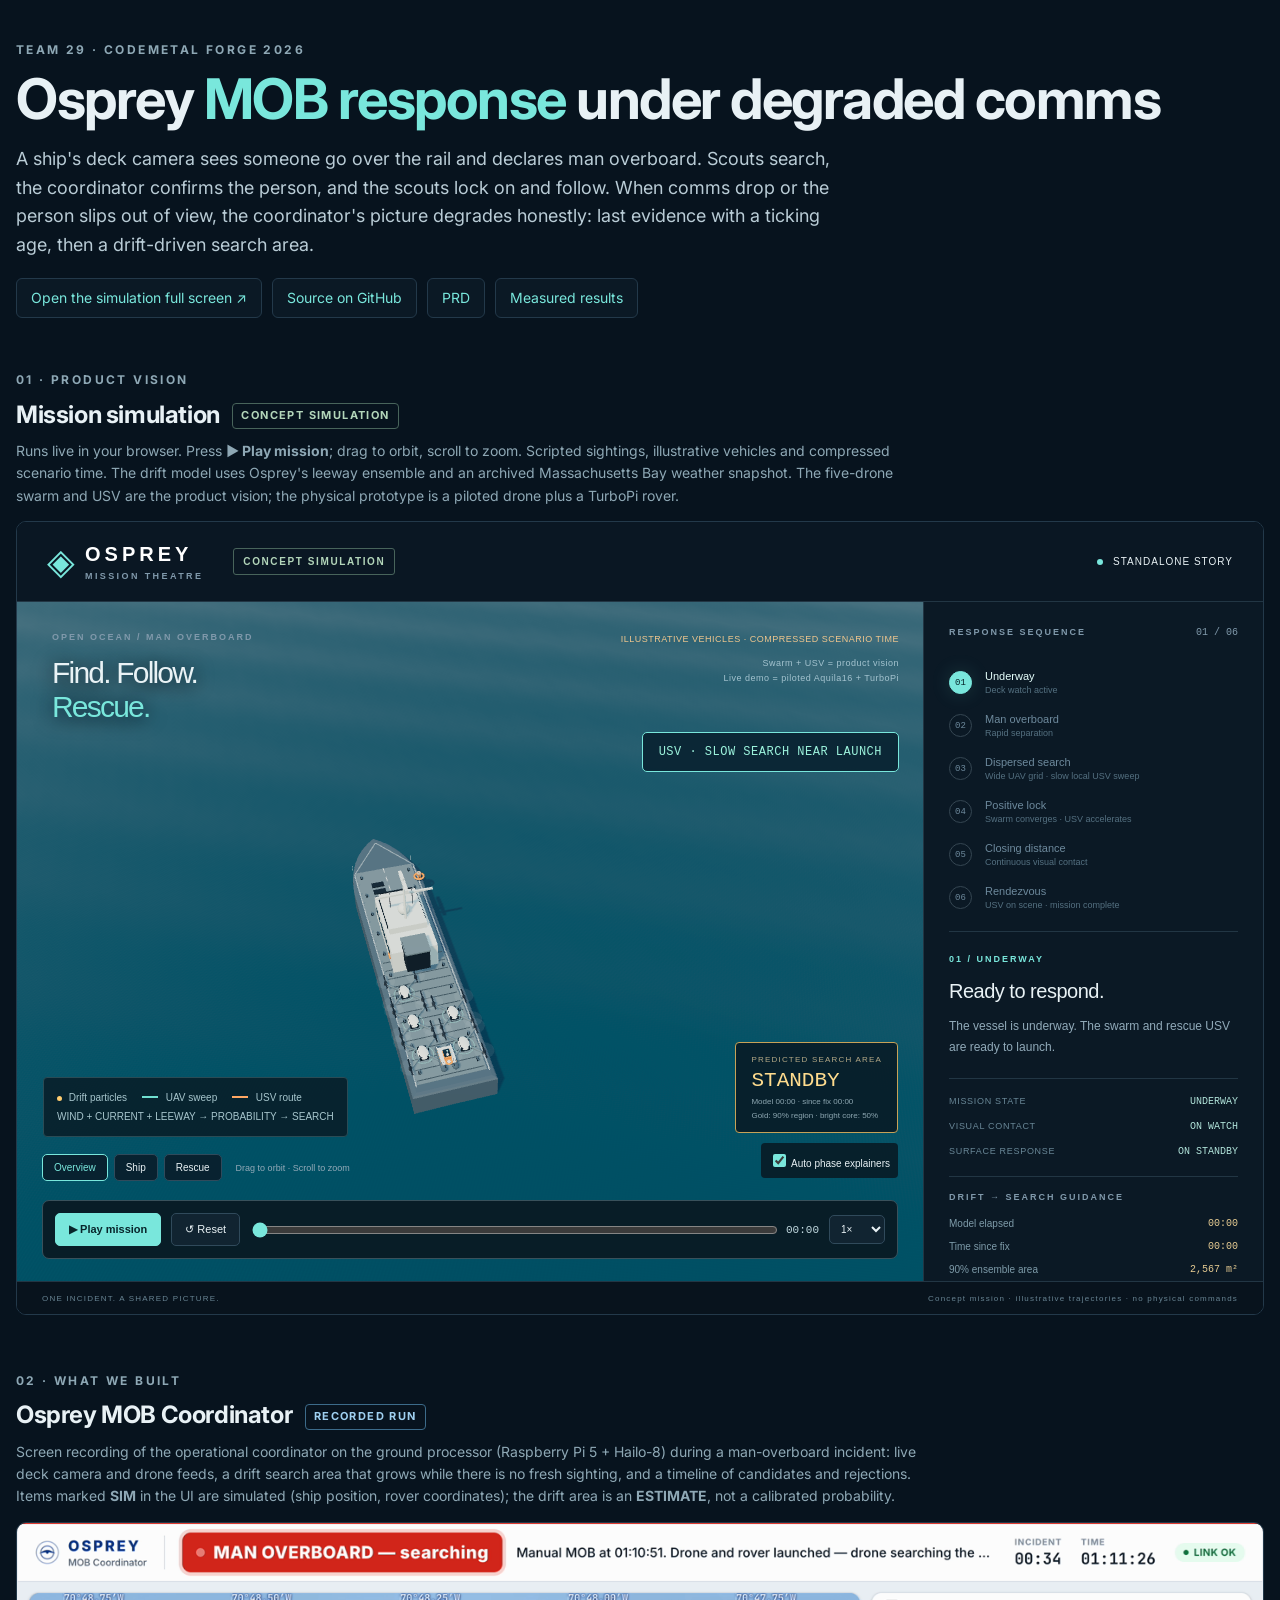
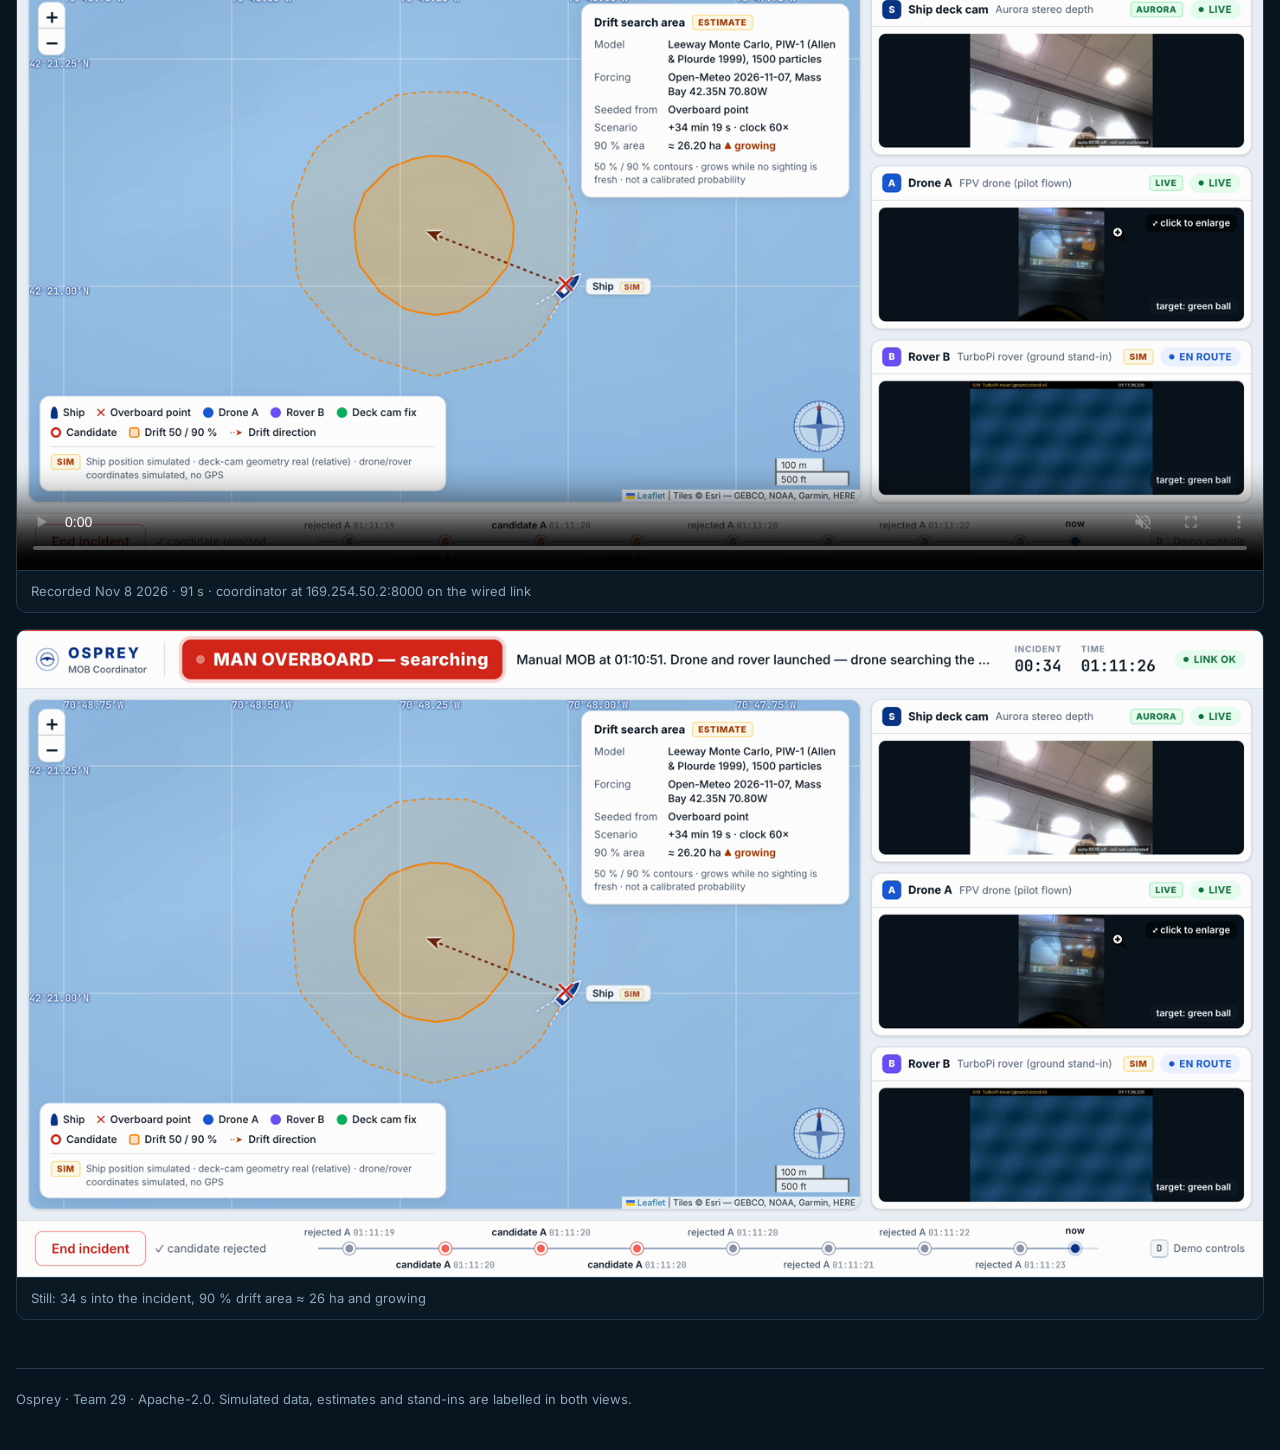
<file: index.html>
<!doctype html>
<html lang="en">
<head>
<meta charset="utf-8">
<meta name="viewport" content="width=device-width, initial-scale=1">
<title>Osprey · Team 29</title>
<meta name="description" content="Osprey: man-overboard response under degraded comms. Team 29, CodeMetal Forge 2026.">
<link rel="preconnect" href="https://fonts.googleapis.com">
<link rel="preconnect" href="https://fonts.gstatic.com" crossorigin>
<link rel="stylesheet" href="https://fonts.googleapis.com/css2?family=Inter:wght@400;500;600;700;800&display=swap">
<style>
  :root {
    --bg: #07131e; --panel: #0b1925; --border: #23394a; --text: #e8f1f5;
    --muted: #8ea8b5; --cyan: #79e7dc; --amber: #f2cf87;
  }
  * { box-sizing: border-box; }
  body { margin: 0; background: var(--bg); color: var(--text); font: 16px/1.6 Inter, system-ui, sans-serif; }
  a { color: var(--cyan); }
  .wrap { max-width: 1440px; margin: 0 auto; padding: 0 16px; }
  header.top { padding: 40px 0 24px; }
  .eyebrow { font-size: 12px; letter-spacing: 2.4px; font-weight: 700; color: var(--muted); text-transform: uppercase; }
  h1 { font-size: clamp(32px, 5vw, 56px); line-height: 1.1; letter-spacing: -1.5px; margin: 10px 0 14px; font-weight: 700; }
  h1 span { color: var(--cyan); }
  .lede { max-width: 820px; color: #b9ccd6; font-size: 18px; margin: 0; }
  section { padding: 28px 0; }
  h2 { font-size: 24px; margin: 6px 0 6px; letter-spacing: -.4px; }
  .note { color: var(--muted); font-size: 14px; margin: 0 0 14px; max-width: 900px; }
  .tag { display: inline-block; font-size: 11px; font-weight: 700; letter-spacing: 1.4px; padding: 3px 8px; border-radius: 4px; border: 1px solid #48645b; color: #b3d6ba; vertical-align: middle; margin-left: 8px; }
  .tag.live { border-color: #3c6b8a; color: #9fd0f0; }
  .frame { border: 1px solid var(--border); border-radius: 10px; overflow: hidden; background: var(--panel); }
  .sim iframe { display: block; width: 100%; height: min(860px, 88vh); min-height: 620px; border: 0; }
  .ui video, .ui img { display: block; width: 100%; height: auto; }
  .grid { display: grid; grid-template-columns: 1fr 1fr; gap: 16px; }
  .cap { font-size: 13px; color: var(--muted); padding: 10px 14px; border-top: 1px solid var(--border); }
  .links { display: flex; flex-wrap: wrap; gap: 10px; margin-top: 18px; }
  .links a { text-decoration: none; border: 1px solid var(--border); border-radius: 6px; padding: 8px 14px; font-size: 14px; background: var(--panel); }
  .links a:hover { border-color: var(--cyan); }
  footer { border-top: 1px solid var(--border); color: var(--muted); font-size: 13px; padding: 20px 0 40px; margin-top: 20px; }
  @media (max-width: 800px) {
    .grid { grid-template-columns: 1fr; }
    .sim iframe { height: 80vh; min-height: 560px; }
    .lede { font-size: 16px; }
  }
</style>
</head>
<body>
<div class="wrap">
  <header class="top">
    <div class="eyebrow">Team 29 · CodeMetal Forge 2026</div>
    <h1>Osprey <span>MOB response</span> under degraded comms</h1>
    <p class="lede">A ship's deck camera sees someone go over the rail and declares man overboard. Scouts search, the coordinator confirms the person, and the scouts lock on and follow. When comms drop or the person slips out of view, the coordinator's picture degrades honestly: last evidence with a ticking age, then a drift-driven search area.</p>
    <div class="links">
      <a href="simulation/" target="_blank" rel="noopener">Open the simulation full screen ↗</a>
      <a href="https://github.com/CodeMetalForge-Hackathon/Team-29">Source on GitHub</a>
      <a href="docs/prd.md">PRD</a>
      <a href="docs/results.md">Measured results</a>
    </div>
  </header>

  <section class="sim">
    <div class="eyebrow">01 · Product vision</div>
    <h2>Mission simulation <span class="tag">CONCEPT SIMULATION</span></h2>
    <p class="note">Runs live in your browser. Press <b>▶ Play mission</b>; drag to orbit, scroll to zoom. Scripted sightings, illustrative vehicles and compressed scenario time. The drift model uses Osprey's leeway ensemble and an archived Massachusetts Bay weather snapshot. The five-drone swarm and USV are the product vision; the physical prototype is a piloted drone plus a TurboPi rover.</p>
    <div class="frame">
      <iframe src="simulation/" title="Osprey mission simulation" loading="lazy" allow="fullscreen"></iframe>
    </div>
  </section>

  <section class="ui">
    <div class="eyebrow">02 · What we built</div>
    <h2>Osprey MOB Coordinator <span class="tag live">RECORDED RUN</span></h2>
    <p class="note">Screen recording of the operational coordinator on the ground processor (Raspberry Pi 5 + Hailo-8) during a man-overboard incident: live deck camera and drone feeds, a drift search area that grows while there is no fresh sighting, and a timeline of candidates and rejections. Items marked <b>SIM</b> in the UI are simulated (ship position, rover coordinates); the drift area is an <b>ESTIMATE</b>, not a calibrated probability.</p>
    <div class="frame">
      <video src="docs/media/coordinator.mp4" poster="docs/media/coordinator.png" controls muted loop playsinline preload="metadata"></video>
      <div class="cap">Recorded Nov 8 2026 · 91 s · coordinator at 169.254.50.2:8000 on the wired link</div>
    </div>
    <div class="frame" style="margin-top:16px">
      <img src="docs/media/coordinator.png" alt="Osprey MOB Coordinator: man overboard searching, drift search area on the chart, deck camera, drone and rover feeds, incident timeline" loading="lazy">
      <div class="cap">Still: 34 s into the incident, 90 % drift area ≈ 26 ha and growing</div>
    </div>
  </section>

  <footer>Osprey · Team 29 · Apache-2.0. Simulated data, estimates and stand-ins are labelled in both views.</footer>
</div>
</body>
</html>
</file>
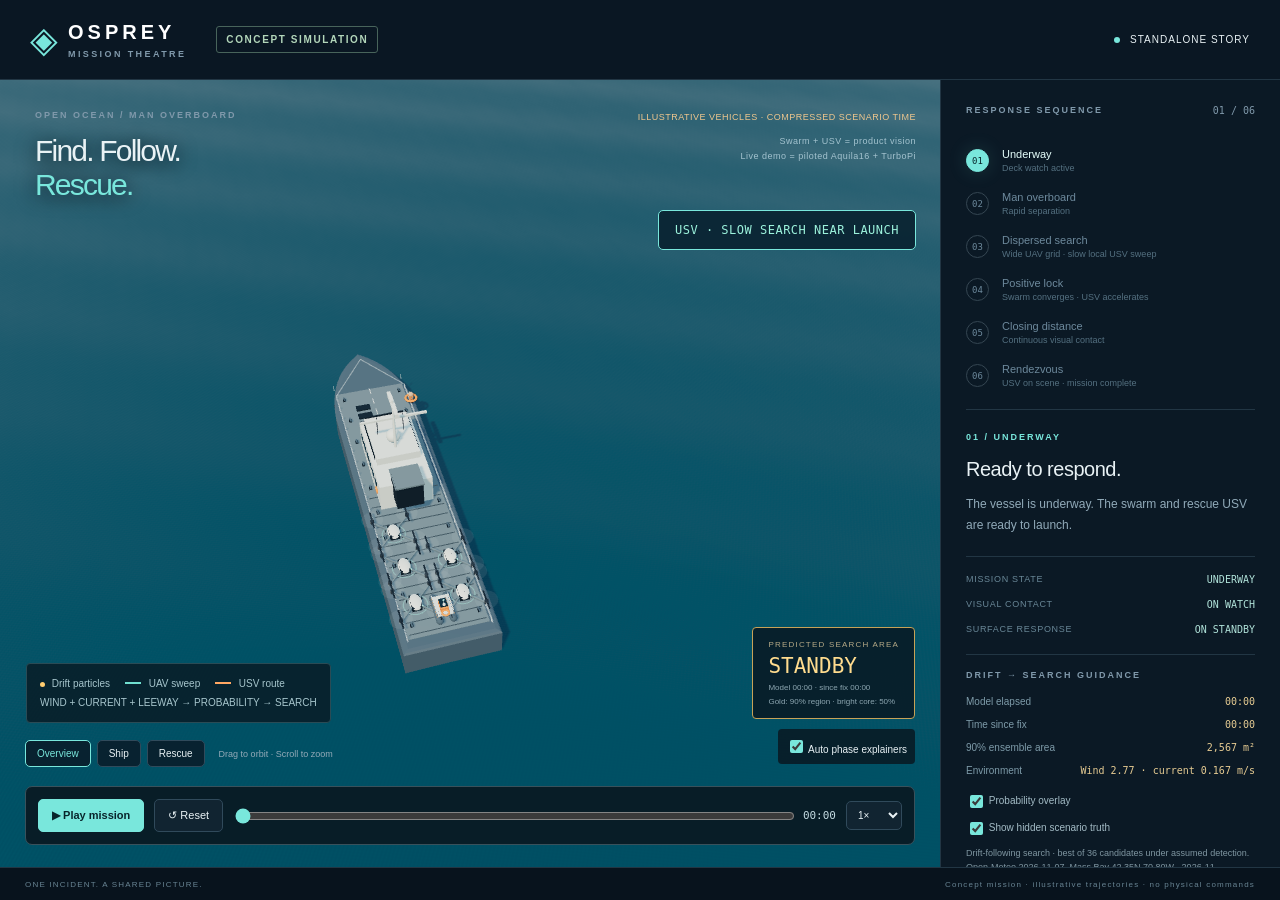
<file: simulation/index.html>
<!doctype html>
<html lang="en">
<head>
  <meta charset="utf-8"><meta name="viewport" content="width=device-width,initial-scale=1">
  <title>Osprey · Mission Theatre</title>
  <link rel="stylesheet" href="./mission-3d.css">
</head>
<body>
  <header><a class="brand" href="./">◈ <span>OSPREY<small>MISSION THEATRE</small></span></a><div class="mode-tag" id="provenance">CONCEPT SIMULATION</div><div class="header-right"><span class="live-dot"></span><span id="connection">STANDALONE STORY</span></div></header>
  <div class="workspace">
    <section class="theatre" aria-label="Interactive 3D maritime rescue scene">
      <div id="viewport"></div>
      <div class="scene-title"><div class="eyebrow">OPEN OCEAN / MAN OVERBOARD</div><h1>Find. Follow.<br><span>Rescue.</span></h1><p>A coordinated aerial search and surface response.</p></div>
      <div class="scene-notes"><span>ILLUSTRATIVE VEHICLES · COMPRESSED SCENARIO TIME</span><span>Swarm + USV = product vision<br>Live demo = piloted Aquila16 + TurboPi</span></div>
      <div class="camera-controls" aria-label="Camera presets"><button data-camera="overview" class="selected">Overview</button><button data-camera="deck">Ship</button><button data-camera="rescue">Rescue</button><span>Drag to orbit · Scroll to zoom</span></div>
      <div class="object-label" id="person-label">PERSON OVERBOARD</div><div class="model-legend"><span class="particle-dot"></span> Drift particles <span class="legend-line"></span> UAV sweep <span class="legend-line usv"></span> USV route<br><span id="model-status">Wind + current + leeway → probability → search</span></div><div class="object-label" id="boat-label">RESCUE USV</div>
      <div class="model-hud"><span>PREDICTED SEARCH AREA</span><strong id="area-hud">STANDBY</strong><small id="clock-hud">Drift clock · 6×</small><small>Gold: 90% region · bright core: 50%</small></div><div class="scene-error" id="scene-error" hidden></div>
      <section id="guide" class="guide" hidden aria-label="Mission explanation" aria-live="polite"><span class="eyebrow" id="guide-label"></span><h2 id="guide-title"></h2><p id="guide-copy"></p><button id="guide-next" class="primary">Continue now →</button></section>
      <div id="rescue-gap" class="rescue-gap">USV · SLOW SEARCH NEAR LAUNCH</div><div class="guide-toggle"><label><input id="guided" type="checkbox" checked> Auto phase explainers</label></div>
      <div class="transport"><button id="play" class="primary">▶ Play mission</button><button id="reset" aria-label="Reset mission">↺ Reset</button><label class="scrubber-label">Mission time<input id="scrubber" type="range" min="0" max="49" value="0" step="0.1" aria-label="Mission time"></label><output id="time">00:00</output><select id="speed" aria-label="Playback speed"><option value="1">1×</option><option value="2">2×</option><option value="0.5">0.5×</option></select></div>
    </section>
    <aside class="mission-panel">
      <div class="panel-heading"><span class="eyebrow">RESPONSE SEQUENCE</span><span id="step-number">01 / 06</span></div>
      <div id="steps"></div>
      <div class="brief"><span class="eyebrow" id="brief-label">01 / UNDERWAY</span><h2 id="brief-title">A watch that never ends.</h2><p id="brief-copy"></p></div>
      <div class="telemetry"><div><span>MISSION STATE</span><strong id="mission-state">UNDERWAY</strong></div><div><span>VISUAL CONTACT</span><strong id="contact-state">NOT ACQUIRED</strong></div><div><span>SURFACE RESPONSE</span><strong id="surface-state">ON STANDBY</strong></div></div>
      <div class="model-readout"><div class="eyebrow">DRIFT → SEARCH GUIDANCE</div><dl><div><dt>Model elapsed</dt><dd id="model-time">00:00</dd></div><div><dt>Time since fix</dt><dd id="fix-age">—</dd></div><div><dt>90% ensemble area</dt><dd id="model-area">—</dd></div><div><dt>Environment</dt><dd id="environment">Loading…</dd></div></dl><div class="overlay-toggles"><label><input type="checkbox" id="probability" checked> Probability overlay</label><label><input type="checkbox" id="truth" checked> Show hidden scenario truth</label></div><p id="model-source">800 particles · 50% / 90% ensemble regions. Model probabilities are not validated real-world confidence.</p></div><div class="source-controls"><p>Standalone concept simulation. Scripted sightings and illustrative vehicle motion; no live hardware connection.</p></div>
    </aside>
  </div>
  <footer><span>ONE INCIDENT. A SHARED PICTURE.</span><span id="footer-note">Concept mission · illustrative trajectories · no physical commands</span></footer>
  <script type="module" src="./mission-3d.js"></script>
</body>
</html>
</file>
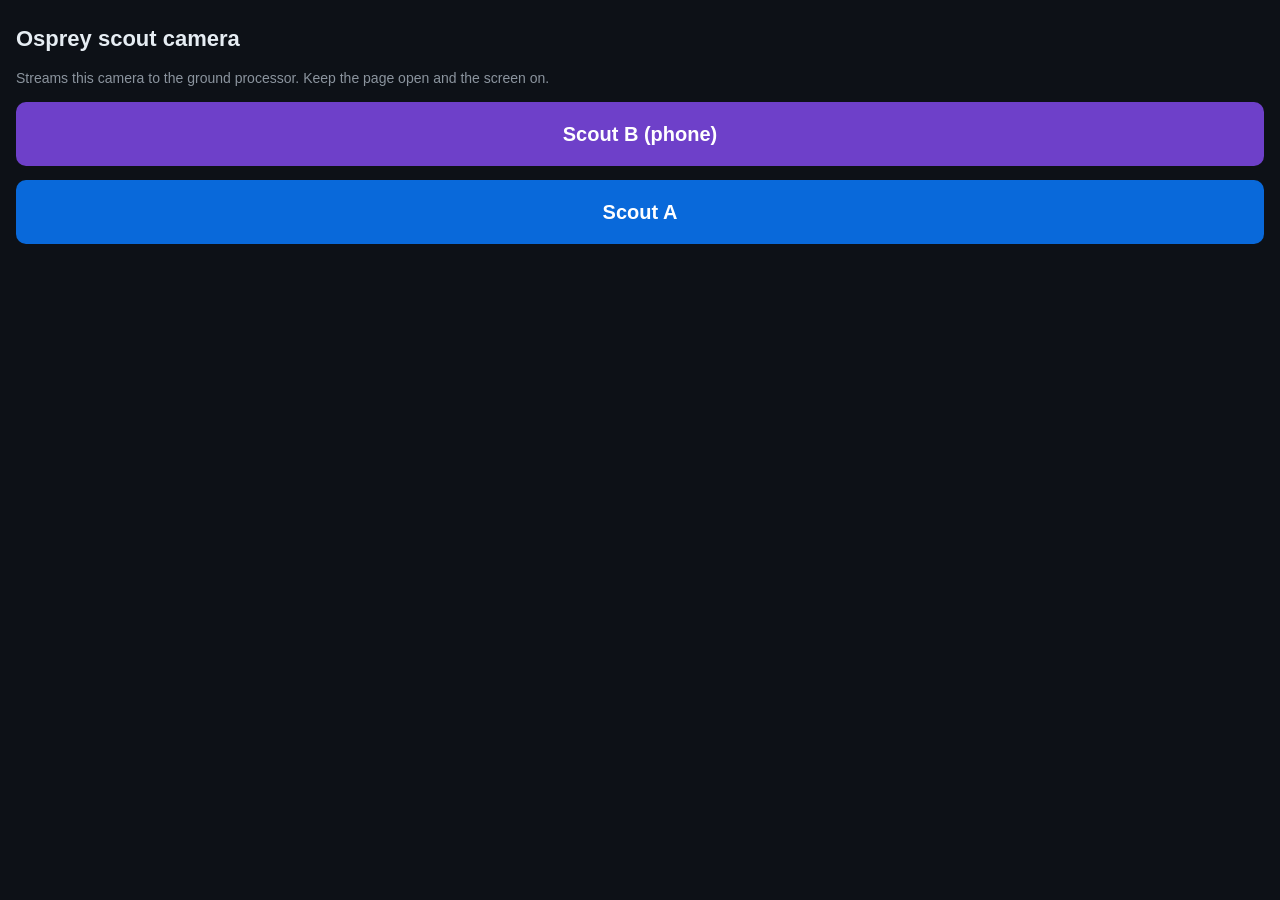
<file: web/scout.html>
<!doctype html>
<html lang="en">
<head>
<meta charset="utf-8">
<meta name="viewport" content="width=device-width, initial-scale=1, viewport-fit=cover">
<title>Osprey Scout</title>
<style>
  :root { --bg:#0d1117; --text:#e6edf3; --muted:#8b949e; --green:#1a7f37; --red:#d1242f; --amber:#bf8700; }
  html,body { margin:0; height:100%; background:var(--bg); color:var(--text); font:16px/1.4 -apple-system,Segoe UI,Helvetica,Arial,sans-serif; }
  body { display:flex; flex-direction:column; }
  #pick { padding:24px 16px; display:flex; flex-direction:column; gap:14px; }
  #pick h1 { margin:0; font-size:22px; }
  #pick button { font:inherit; font-size:20px; font-weight:800; padding:18px; border-radius:10px; border:0; color:#fff; background:#21262d; }
  #pick button.b { background:#6e40c9; } #pick button.a { background:#0969da; }
  #pick p { color:var(--muted); margin:0; font-size:14px; }
  #run { display:none; flex:1; flex-direction:column; }
  #bar { display:flex; justify-content:space-between; align-items:center; padding:10px 12px; background:#161b22; gap:8px; }
  #pill { padding:4px 12px; border-radius:999px; font-weight:800; background:#30363d; }
  #pill.TRACKING { background:var(--green); } #pill.CANDIDATE { background:var(--red); } #pill.CONTACT_LOST { background:var(--amber); }
  #view { position:relative; flex:1; background:#000; }
  video { position:absolute; inset:0; width:100%; height:100%; object-fit:contain; }
  #stats { padding:8px 12px; font-size:13px; color:var(--muted); background:#161b22; font-variant-numeric:tabular-nums; }
  #err { color:#ff7b72; padding:12px; }
</style>
</head>
<body>
<div id="pick">
  <h1>Osprey scout camera</h1>
  <p>Streams this camera to the ground processor. Keep the page open and the screen on.</p>
  <button class="b" data-node="B">Scout B (phone)</button>
  <button class="a" data-node="A">Scout A</button>
  <div id="err"></div>
</div>
<div id="run">
  <div id="bar"><b id="who"></b><span id="pill">CONNECTING</span><span id="phase"></span></div>
  <div id="view"><video id="v" playsinline muted autoplay></video></div>
  <div id="stats"></div>
</div>
<canvas id="c" width="640" height="480" hidden></canvas>
<script>
"use strict";
const FPS = 10, W = 640, H = 480, Q = 0.7;
let ws, node, session = Math.random().toString(36).slice(2, 10), seq = 0, sent = 0, sentTimes = [], lastStatus = {};
const $ = (s) => document.querySelector(s);

document.querySelectorAll("#pick button").forEach((b) => (b.onclick = () => start(b.dataset.node)));

async function start(n) {
  node = n;
  try {
    const stream = await navigator.mediaDevices.getUserMedia({
      video: { facingMode: { ideal: "environment" }, width: { ideal: W }, height: { ideal: H } }, audio: false });
    $("#v").srcObject = stream;
  } catch (e) {
    $("#err").textContent = "Camera not available: " + e.message + " (the page must be opened over https)";
    return;
  }
  $("#pick").style.display = "none";
  $("#run").style.display = "flex";
  $("#who").textContent = "Scout " + node;
  connect();
  setInterval(capture, 1000 / FPS);
  setInterval(() => { if (ws && ws.readyState === 1) ws.send(JSON.stringify({ ping: Date.now() })); }, 1000);
  setInterval(render, 250);
  try { await navigator.wakeLock.request("screen"); } catch (e) {}
}

function connect() {
  ws = new WebSocket((location.protocol === "https:" ? "wss://" : "ws://") + location.host + "/ws/scout?node=" + node);
  ws.binaryType = "arraybuffer";
  ws.onmessage = (ev) => {
    const m = JSON.parse(ev.data);
    if (m.pong !== undefined) ws.send(JSON.stringify({ sync: m.pong, srv: m.srv, recv: Date.now() }));
    else if (m.type === "status") lastStatus = m;
  };
  ws.onclose = () => setTimeout(connect, 1000);
}

function capture() {
  const v = $("#v");
  if (!ws || ws.readyState !== 1 || !v.videoWidth) return;
  if (ws.bufferedAmount > 200000) return; // latest-only: drop frames while the link is slow
  const c = $("#c"), ctx = c.getContext("2d");
  const s = Math.min(W / v.videoWidth, H / v.videoHeight);
  const w = Math.round(v.videoWidth * s), h = Math.round(v.videoHeight * s);
  c.width = w; c.height = h;
  const ts = Date.now();
  ctx.drawImage(v, 0, 0, w, h);
  c.toBlob(async (blob) => {
    const header = new TextEncoder().encode(JSON.stringify({ node_id: node, session_id: session, seq: ++seq, capture_ts_ms: ts, width: w, height: h }));
    const buf = new Uint8Array(4 + header.length + blob.size);
    new DataView(buf.buffer).setUint32(0, header.length, true);
    buf.set(header, 4);
    buf.set(new Uint8Array(await blob.arrayBuffer()), 4 + header.length);
    if (ws.readyState === 1) { ws.send(buf); sentTimes.push(performance.now()); }
  }, "image/jpeg", Q);
}

function render() {
  const t = performance.now();
  sentTimes = sentTimes.filter((x) => t - x < 2000);
  const up = ws && ws.readyState === 1;
  const p = $("#pill");
  p.textContent = up ? (lastStatus.pill || "LIVE") : "RECONNECTING";
  p.className = (lastStatus.pill || "").replace(" ", "_");
  $("#phase").textContent = lastStatus.following ? "following" : (lastStatus.phase || "");
  $("#stats").textContent = `sent ${(sentTimes.length / 2).toFixed(1)} fps · ground ${lastStatus.proc_fps ?? "–"} fps · ` +
    `clock ${lastStatus.clock || "–"} rtt ${lastStatus.rtt_ms ?? "–"} ms · detect ${lastStatus.detect_ms ?? "–"} ms`;
}
</script>
</body>
</html>
</file>
<file: simulation/mission-3d.css>
:root{color-scheme:dark;font-family:Inter,-apple-system,BlinkMacSystemFont,"Segoe UI",sans-serif;background:#07131e;color:#e9f2f5;--cyan:#79e7dc;--muted:#8099ab;--border:#223644}
*{box-sizing:border-box}body{margin:0}button,select{font:inherit;color:inherit;background:#112431;border:1px solid #304a5b;border-radius:5px;padding:9px 13px;cursor:pointer}button:hover,button.selected{border-color:var(--cyan);color:var(--cyan)}button:focus-visible,a:focus-visible,select:focus-visible,input:focus-visible{outline:2px solid #ffa861;outline-offset:3px}button:disabled{opacity:.4;cursor:default}button.primary{background:var(--cyan);border-color:var(--cyan);color:#08252b;font-weight:700}header{height:80px;border-bottom:1px solid var(--border);display:flex;align-items:center;gap:30px;padding:0 30px;background:#0a1723}.brand{display:flex;gap:10px;align-items:center;color:var(--cyan);font-size:36px;text-decoration:none}.brand span{font-size:20px;letter-spacing:4px;font-weight:750;color:#fff}.brand small{display:block;font-size:9px;letter-spacing:2.4px;color:var(--muted);margin-top:5px}.mode-tag{font-size:10px;font-weight:700;letter-spacing:1.6px;border:1px solid #48645b;color:#b3d6ba;padding:7px 9px;border-radius:3px}.header-right{margin-left:auto;display:flex;gap:10px;align-items:center;font-size:10px;letter-spacing:1px}.live-dot{width:6px;height:6px;border-radius:50%;background:var(--cyan)}.header-right button{margin-left:12px;font-size:11px;letter-spacing:0}.workspace{display:grid;grid-template-columns:minmax(0,1fr) 340px;height:calc(100dvh - 113px);min-height:610px}.theatre{position:relative;overflow:hidden;background:#0b2534}#viewport{position:absolute;inset:0}#viewport canvas{display:block;width:100%;height:100%}.scene-title{position:absolute;left:35px;top:30px;pointer-events:none}.eyebrow{font-size:9px;letter-spacing:2px;color:var(--muted);font-weight:650}h1{font-size:clamp(28px,3.2vw,46px);font-weight:450;line-height:1.12;letter-spacing:-1.8px;margin:14px 0 12px;text-shadow:0 2px 20px #06121c}h1 span{color:var(--cyan)}.scene-title p{color:#9eb7c7;font-size:12px;max-width:260px;line-height:1.6}.scene-notes{position:absolute;right:24px;top:30px;display:flex;flex-direction:column;text-align:right;gap:10px;font-size:9px;color:#a4c3cf;letter-spacing:.5px;line-height:1.6;pointer-events:none}.scene-notes>span:first-child{color:#f0c78e}.camera-controls{position:absolute;left:25px;bottom:100px;display:flex;align-items:center;gap:6px}.camera-controls button{font-size:10px;background:#0a1b27d9;padding:7px 11px}.camera-controls>span{font-size:9px;color:#93aab8;margin-left:8px}.transport{position:absolute;bottom:22px;left:25px;right:25px;background:#091923ec;backdrop-filter:blur(15px);border:1px solid #39515b;border-radius:7px;display:flex;align-items:center;gap:10px;padding:12px}.transport button{font-size:11px;white-space:nowrap}.scrubber-label{flex:1;font-size:0}input[type=range]{width:100%;accent-color:var(--cyan);cursor:pointer}output{font:11px ui-monospace,monospace;color:#c1d9df}.transport select{padding:7px;font-size:10px}.mission-panel{background:#0b1925;border-left:1px solid var(--border);padding:25px 25px 16px;overflow:auto}.panel-heading{display:flex;justify-content:space-between;margin-bottom:23px}.panel-heading>span:last-child{font:10px ui-monospace,monospace;color:var(--muted)}.step{display:flex;width:100%;align-items:center;gap:13px;border:0;border-radius:0;background:none;padding:11px 0;text-align:left;color:#6d899c;font-size:11px}.step .num{border:1px solid #354652;border-radius:50%;width:23px;height:23px;display:grid;place-items:center;font:9px ui-monospace,monospace;flex-shrink:0}.step.current{color:#e6fffc}.step.current .num{color:#07262a;background:var(--cyan);border-color:var(--cyan);box-shadow:0 0 20px #79e7dc25}.step.done{color:#aec6cf}.step.done .num{border-color:#407d77;color:var(--cyan)}.step small{display:block;color:#547080;font-size:9px;margin-top:3px}.brief{border-top:1px solid var(--border);margin-top:20px;padding-top:22px}.brief .eyebrow{color:var(--cyan)}h2{font-size:20px;line-height:1.3;font-weight:500;letter-spacing:-.5px;margin:12px 0}.brief p{font-size:12px;line-height:1.75;color:#91aab9;margin:0;min-height:80px}.telemetry{border-top:1px solid var(--border);margin-top:20px;padding-top:10px}.telemetry>div{display:flex;justify-content:space-between;gap:8px;padding:10px 0;font-size:9px}.telemetry span{color:#698797;letter-spacing:.7px}.telemetry strong{font:10px ui-monospace,monospace;color:#b0e2d9;max-width:150px;overflow-wrap:anywhere;text-align:right}.source-controls{border-top:1px solid var(--border);margin-top:10px;padding-top:17px}.source-controls label{font-size:10px;color:#8ea8b5;display:block;margin-bottom:8px}.source-controls select{width:100%;font-size:11px}.source-controls p{font-size:10px;color:#738f9e;line-height:1.6}.object-label{position:absolute;pointer-events:none;font-size:9px;letter-spacing:1px;color:#fff;background:#102936dc;padding:6px 9px;border-left:2px solid #ff9862;display:none;white-space:nowrap}.object-label#boat-label{border-color:var(--cyan)}.scene-error{position:absolute;left:20px;right:20px;top:45%;background:#32221e;padding:20px;color:#ffd9c7;font-size:14px}footer{height:33px;display:flex;align-items:center;justify-content:space-between;padding:0 25px;background:#08131d;border-top:1px solid var(--border);font-size:8px;letter-spacing:1.2px;color:#688493}#coordinator{grid-column:1/-1;min-height:560px;background:#07131e;border-top:1px solid #3a5b65}#coordinator[hidden]{display:none}.coordinator-head{display:flex;justify-content:space-between;padding:10px 20px;font-size:11px;color:#9fc6cf;align-items:center}iframe{border:0;width:100%;height:650px}.workspace.with-ui{height:auto;grid-template-rows:calc(100dvh - 113px) auto}.workspace.with-ui .theatre{min-height:610px}@media(max-width:950px){header{padding:0 18px;gap:15px}.header-right #connection,.live-dot{display:none}.workspace{grid-template-columns:minmax(0,1fr) 285px}.mission-panel{padding:22px 18px}.scene-notes{display:none}.transport{left:15px;right:15px;gap:6px;padding:9px}.camera-controls>span{display:none}.scene-title{left:25px}.brand span{font-size:16px}}@media(max-width:700px){header{height:70px}.mode-tag{display:none}.workspace{display:block;height:auto;min-height:0}.theatre{height:68dvh;min-height:460px}.mission-panel{border-left:0;border-top:1px solid var(--border)}#steps{display:flex;flex-wrap:wrap;gap:4px}.step{width:auto;padding:5px}.step>span:last-child{display:none}.brief p{min-height:0}.scene-title{top:20px}.scene-title p{display:none}.transport #reset{padding:9px 6px}.header-right button{font-size:10px}.workspace.with-ui .theatre{min-height:460px}footer{font-size:7px;height:auto;min-height:33px;gap:12px;padding:10px 15px}.scene-title h1{font-size:30px}}

.model-legend{position:absolute;left:26px;bottom:144px;background:#091923ce;border:1px solid #2a4b55;border-radius:4px;padding:10px 13px;color:#a7c6cd;font-size:9px;line-height:1.9;pointer-events:none}.particle-dot{display:inline-block;width:5px;height:5px;border-radius:50%;background:#ffcd70;margin-right:4px}.legend-line{display:inline-block;width:16px;height:2px;background:#70e0d0;margin:0 5px 3px 12px}.legend-line.usv{background:#ffa763}.model-readout{border-top:1px solid var(--border);padding-top:15px;margin-top:12px}.model-readout dl{margin:10px 0}.model-readout dl>div{display:flex;justify-content:space-between;padding:6px 0;font-size:10px;gap:10px}.model-readout dt{color:#7e9ba9}.model-readout dd{margin:0;text-align:right;color:#e6cb92;font-family:ui-monospace,monospace}.model-readout p{font-size:9px;line-height:1.5;color:#7f96a1}.overlay-toggles{display:flex;flex-direction:column;gap:8px;font-size:10px;color:#a3bbc5}.overlay-toggles input{accent-color:#79e7dc;vertical-align:middle}.brief p{min-height:0}.brief{padding-top:16px;margin-top:12px}.step{padding:9px 0}.telemetry>div{padding:7px 0}@media(max-width:700px){.model-legend{left:15px;bottom:137px;font-size:8px;max-width:90%}}

.model-hud{position:absolute;right:25px;bottom:148px;background:#091923db;border:1px solid #4c594c;border-radius:4px;padding:12px 15px;display:flex;flex-direction:column;gap:5px;pointer-events:none}.model-hud>span{font-size:8px;letter-spacing:1.2px;color:#b5a987}.model-hud strong{font:21px ui-monospace,monospace;color:#f2cf87}.model-hud small{font-size:8px;color:#8da6b1}@media(max-width:700px){.model-hud{right:15px;bottom:215px;padding:9px}.model-hud strong{font-size:15px}}

/* Guided explanations remain beside the action, without a modal scrim. */
.guide{position:absolute;left:24px;top:180px;width:285px;max-width:calc(100% - 48px);padding:20px;background:#081d2bf5;border:1px solid #78e4d0;border-radius:10px;box-shadow:0 15px 45px #00111b70;z-index:6}.guide[hidden]{display:none}.guide h2{font-size:21px;margin:10px 0}.guide p{font-size:12px;line-height:1.75;color:#c0d3dc}.guide .eyebrow{color:#79e7dc}.guide button{margin-top:8px;font-size:12px}.guide-toggle{position:absolute;right:25px;bottom:103px;font-size:10px;background:#091923dd;padding:8px;border-radius:4px}.guide-toggle input{accent-color:#79e7dc}.scene-title h1{font-size:30px}.scene-title p{display:none}.object-label{font-size:10px;background:#06141ff2;box-shadow:0 2px 10px #0008}.model-legend{font-size:10px}.model-hud{border-color:#c7a257}.model-hud strong{color:#ffdc8e}@media(max-width:700px){.guide{top:105px;width:255px;padding:14px}.guide h2{font-size:17px}.guide p{font-size:11px}.guide-toggle{right:15px;bottom:98px}.camera-controls{bottom:175px}.model-legend{display:none}}

@media(min-width:701px){.guide{position:fixed;left:auto;right:20px;top:118px;width:300px;max-width:300px}.guide-toggle{bottom:103px}}

@media(max-width:700px){header{padding:0 10px;gap:5px}.brand{gap:5px;font-size:24px}.brand span{font-size:12px;letter-spacing:2px}.brand small{font-size:7px}.header-right{min-width:0}.header-right button{margin-left:0;padding:7px;font-size:9px}.model-hud{top:16px;bottom:auto;right:10px;padding:7px}.model-hud small{display:none}.model-hud>span{font-size:6px}.model-hud strong{font-size:13px}.scene-title{left:15px;top:15px}.scene-title h1{font-size:21px;max-width:160px}.scene-title .eyebrow{font-size:7px}.object-label{max-width:170px;white-space:normal;font-size:8px}.transport{flex-wrap:wrap}.scrubber-label{min-width:65px}.camera-controls{bottom:118px}.guide-toggle{bottom:155px}.guide{top:110px;left:15px;max-height:270px;overflow:auto}}

/* Phase cards live within the theatre and dismiss automatically. */
.guide{position:absolute;left:24px;right:auto;top:155px;width:270px;max-width:calc(100% - 48px);padding:16px;background:#071c29ed;backdrop-filter:blur(12px);border-color:#71b8b1}.guide h2{font-size:20px}.guide p{font-size:11px;line-height:1.65}.guide button{font-size:10px;padding:7px 11px}.guide .eyebrow{font-variant-numeric:tabular-nums}@media(max-width:700px){.guide{top:110px;left:15px;width:240px;max-height:250px}}

.guide{background:#ffe0b6f5;border:2px solid #ff9a43;box-shadow:0 12px 45px #0008,0 0 24px #ffad4e35;color:#352315}.guide h2{color:#322315;font-weight:650}.guide p{color:#503a26}.guide .eyebrow{color:#824517;font-weight:800}.guide button.primary{background:#573c24;border-color:#573c24;color:#fff2dc}.rescue-gap{position:absolute;top:130px;right:24px;background:#092331e8;border:1px solid #79e7dc;border-radius:5px;padding:12px 16px;color:#9cf2dc;font:12px ui-monospace,monospace;letter-spacing:.5px}.guide{top:155px}@media(max-width:700px){.rescue-gap{top:80px;right:12px;padding:7px;font-size:8px}.guide{top:125px}}

.drone-label{padding:3px 5px;font-size:8px;color:#aaf4e6;border-color:#73dbc8;background:#082332c9;letter-spacing:.4px}
</file>
